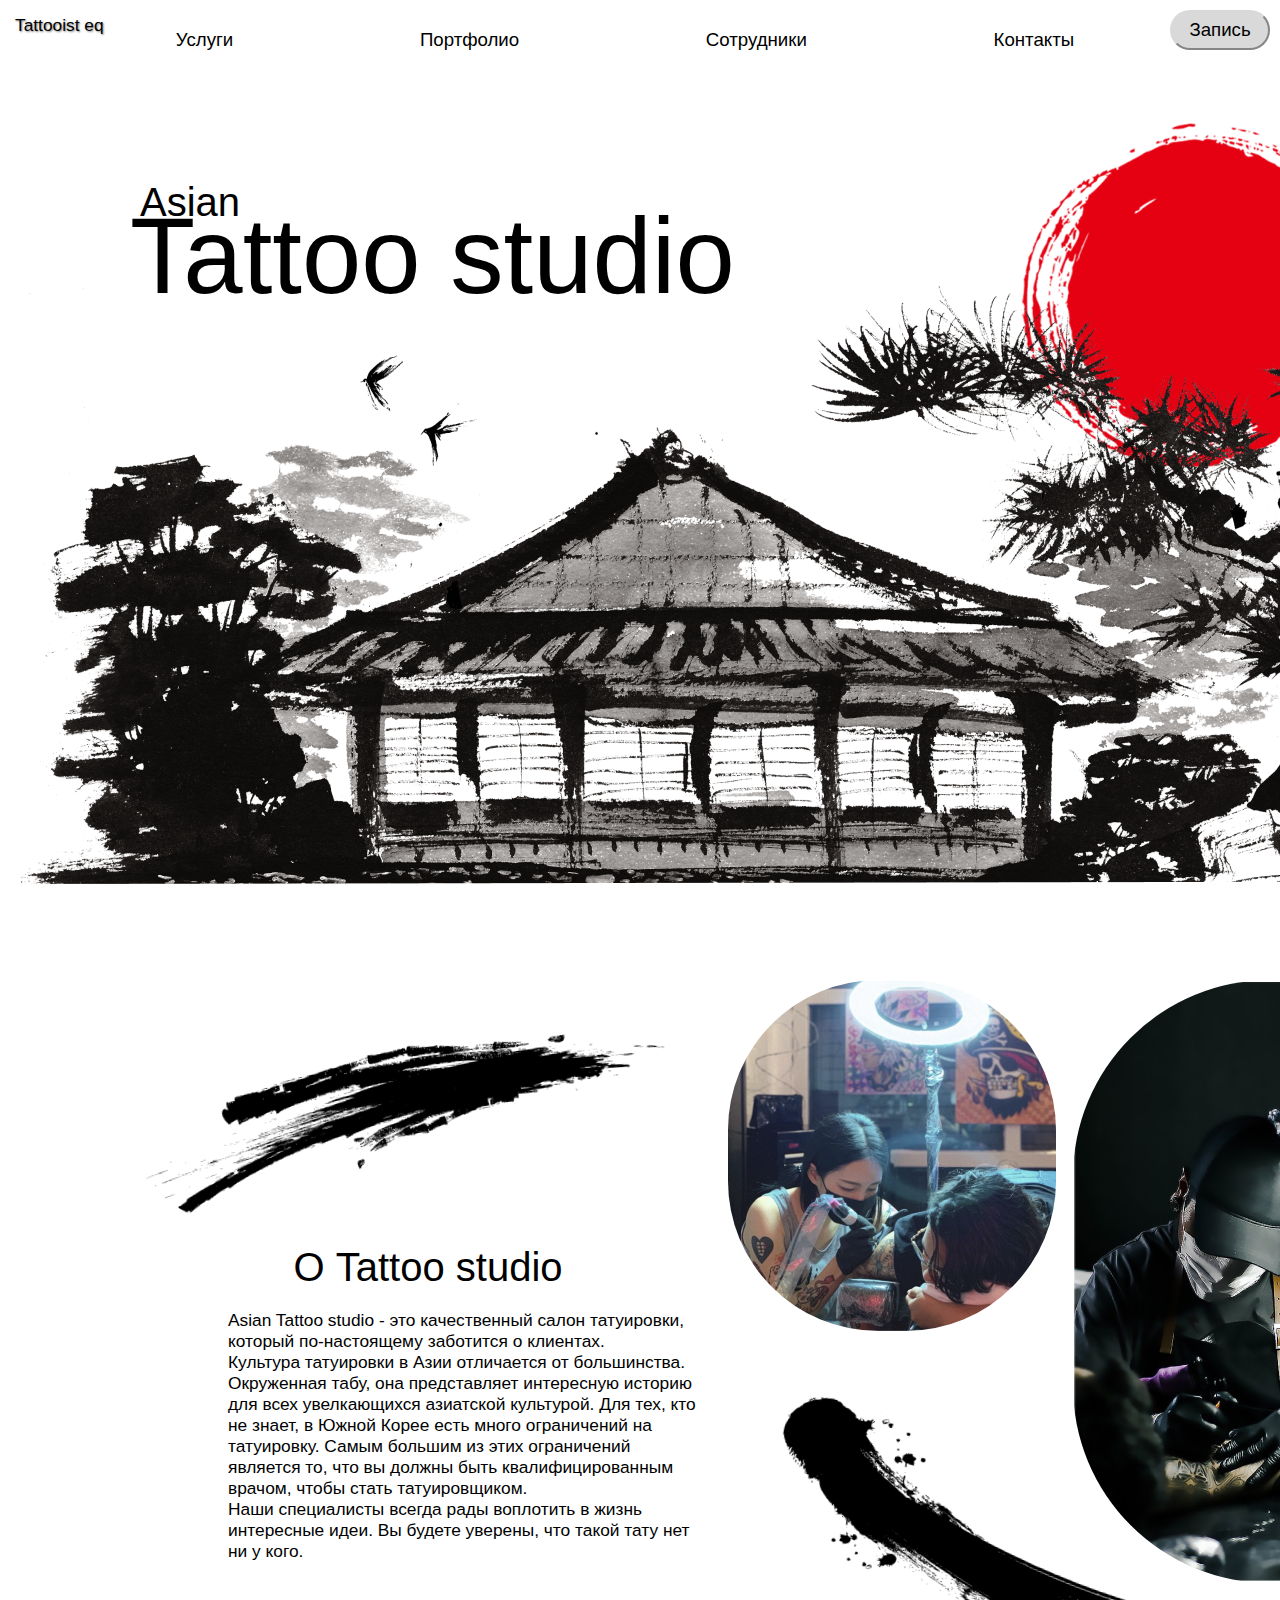
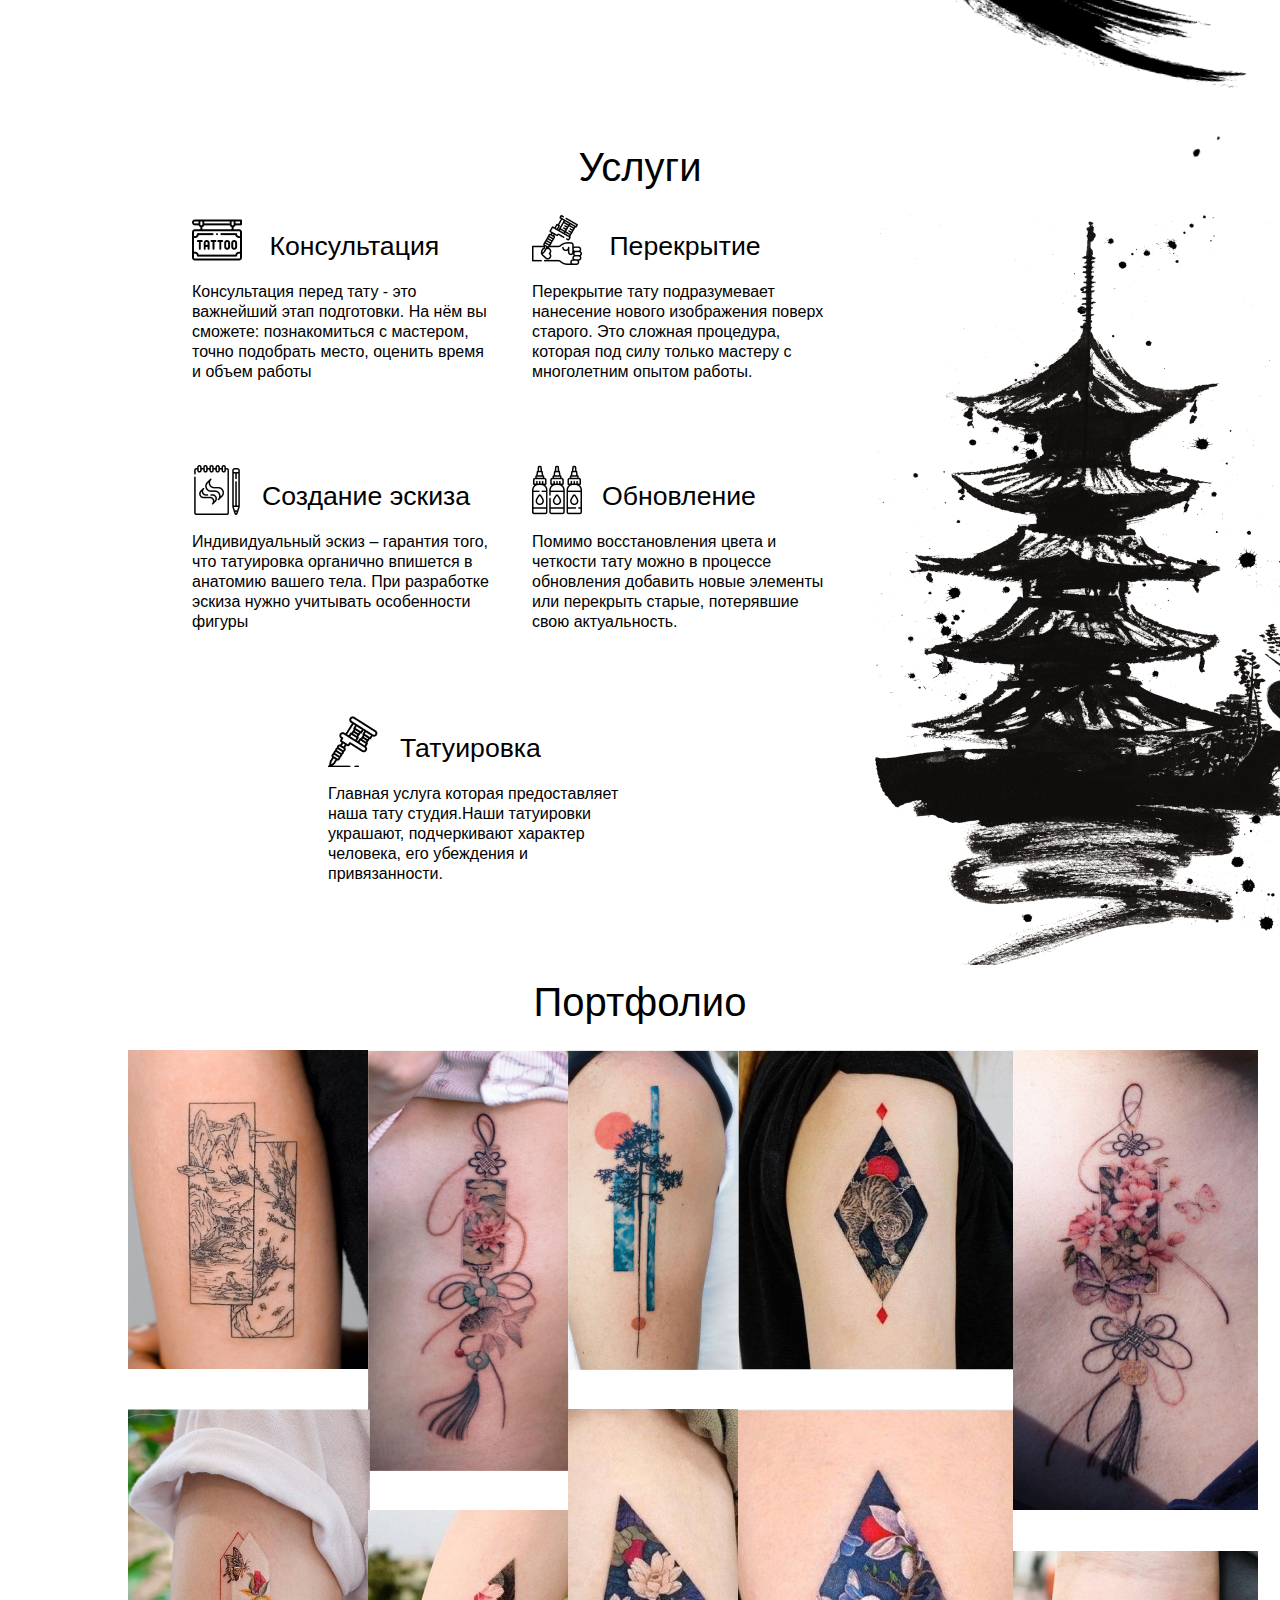
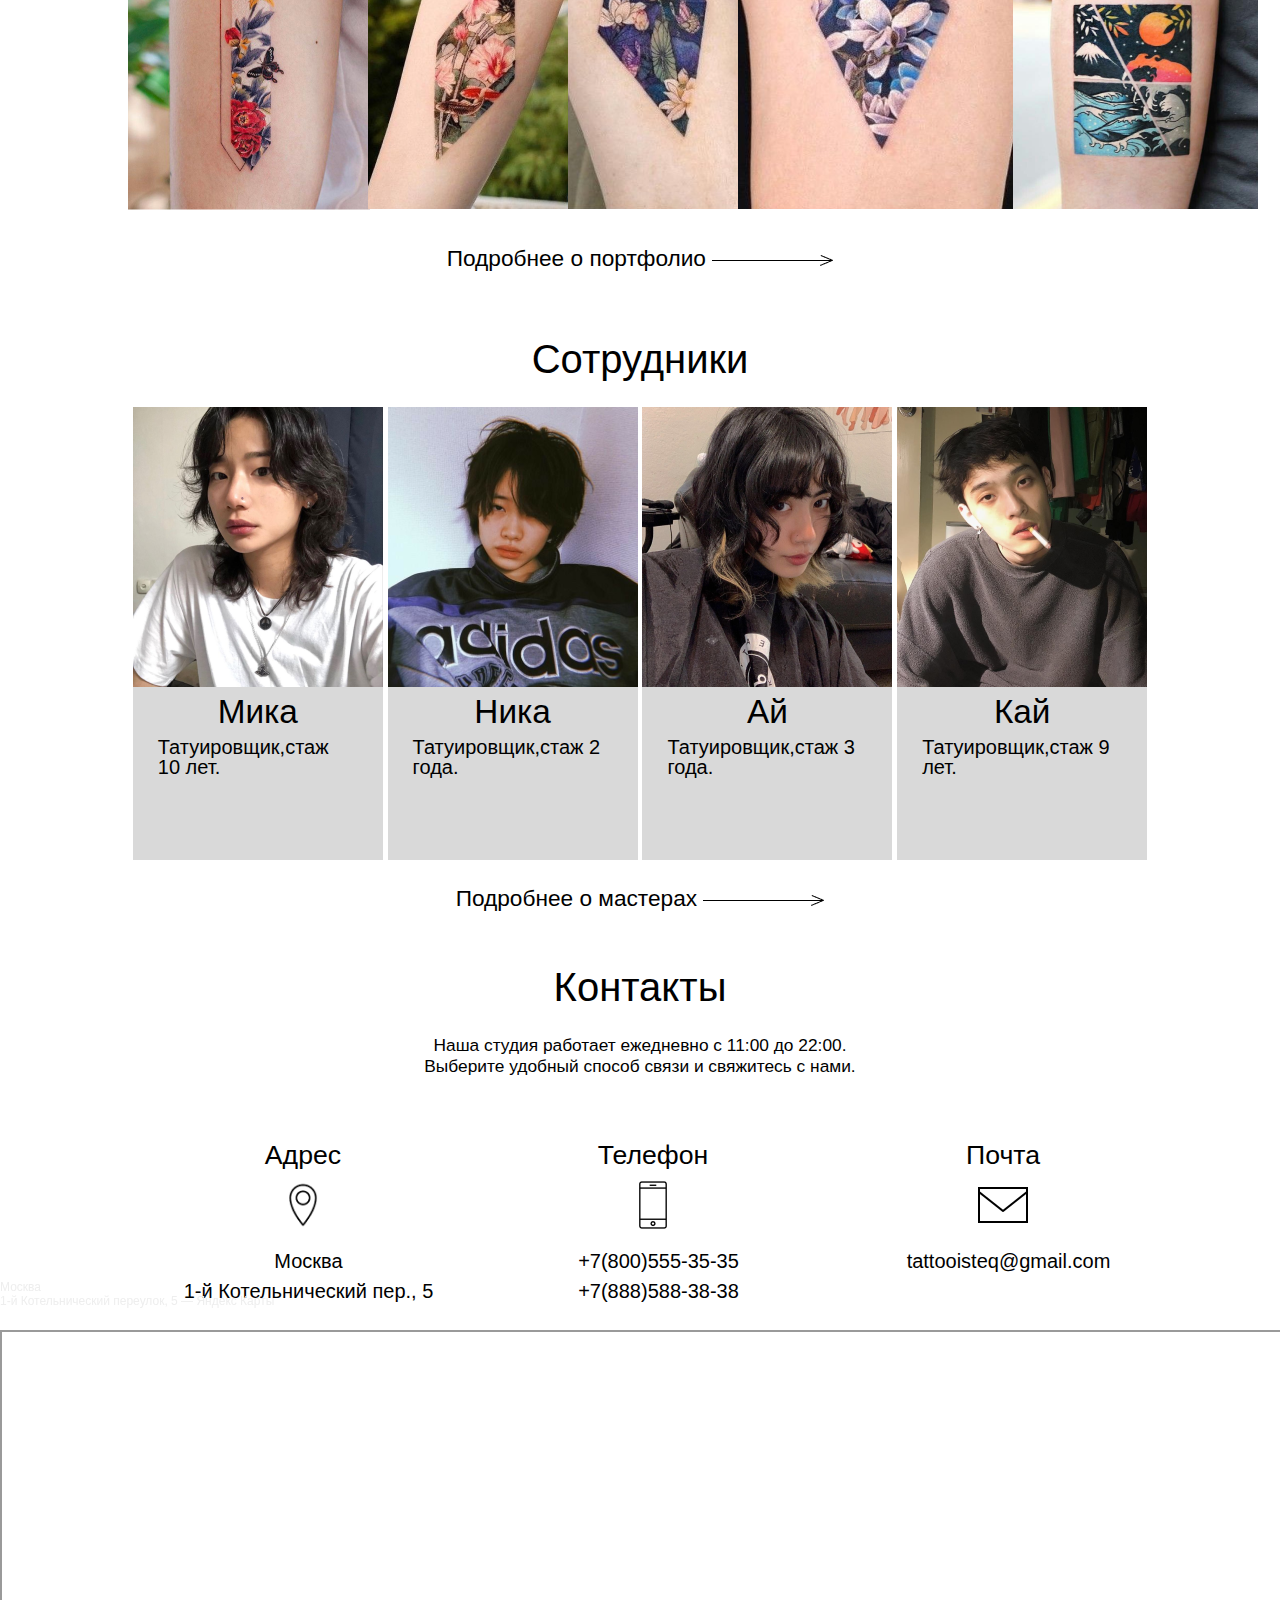
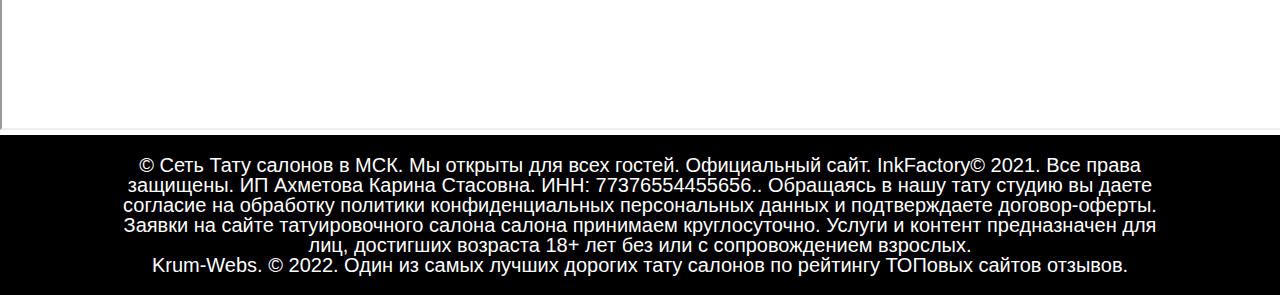
<file: index.html>
<!DOCTYPE html>
<html>
    <head>
        <meta charset="utf-8">
		
		 <meta name="viewport" content="width=device-width, initial-scale=1">
		 <link href="https://cdn.jsdelivr.net/npm/bootstrap@5.1.3/dist/css/bootstrap.min.css" rel="stylesheet" integrity="sha384-1BmE4kWBq78iYhFldvKuhfTAU6auU8tT94WrHftjDbrCEXSU1oBoqyl2QvZ6jIW3" crossorigin="anonymous">
		<script defer src="https://cdn.jsdelivr.net/npm/bootstrap@5.1.3/dist/js/bootstrap.bundle.min.js" integrity="sha384-ka7Sk0Gln4gmtz2MlQnikT1wXgYsOg+OMhuP+IlRH9sENBO0LRn5q+8nbTov4+1p" crossorigin="anonymous"></script>
		
		<link rel="stylesheet" href="index.css">
       <title>Tattooist eq</title>
	</head>  
	   
	<body>
	
	
	  <div class="wr">
	    <div class="header">
		 
		<a href="index.html" style=" position:absolute; float:left; padding-left:15px; text-shadow: 1px 1px 2px gray; margin-top:15px;">Tattooist eq</a>
		 <button  type="button" class="btn btn-light my_button" onclick="window.location.href='appointment.html'" style="color:#000000;">
		  Запись 
		</button> 
		
		
		 <div class="menu">
		<ul> 
		    <li><a href="services.html">Услуги </a> </li>
            <li><a href="Portfolio.html">Портфолио</a> </li>
            <li><a href="staff.html">Сотрудники</a> </li>
			<li><a href="Contact.html">Контакты</a> </li>
			
        </ul>
		 </div>
			</div>
			
         <div class="logo"  >
		<div id="lo">Asian</div>
		<div id="la">Tattoo studio</div>
		
         <div id="im1"><img src="pngegg1.png" alt=""></div>
		 <div id="im2"><img src="pngegg(2)1.png" alt=""></div>
		</div>
		
		
		
		<div class="otaty"  >
       
		<div style="transform: rotate(-5deg);"><img src="1608.m00.i125.n015.S.c123.png" alt="" ></div>
		<div style="z-index:1; border-radius:100px;"><img  src="1W2gPGaknjsq5MyMOuWIEFw1.png" alt="" style="border-radius:150px;"></div>
		<div style="z-index:2; border-radius:100px;"><img src="Безимени-11.png" alt="" style="border-radius:240px;"></div>
		 <div><h3 >О Tattoo studio</h3></div> 
			<div></div>
		  <div></div> 
		  <div class="rec" ><p>Asian Tattoo studio - это качественный салон татуировки,
		 который по-настоящему заботится о клиентах.</p>
<p>Культура татуировки в Азии отличается от большинства. 
Окруженная табу, она представляет интересную историю 
для всех увелкающихся азиатской культурой. Для тех,
 кто не знает, в Южной Корее есть много ограничений 
 на татуировку. Самым большим из этих ограничений
 является то, что вы должны быть квалифицированным 
 врачом, чтобы стать татуировщиком. </p>

<p>Наши специалисты всегда рады воплотить в жизнь интересные
 идеи. Вы будете уверены, что такой тату нет ни у кого.<p></div>
		<div style="transform: rotate(10deg);margin-top:50px; z-index:0;"><img src="1608.m00.i125.n015.S.c121.png" alt="" ></div>
		<div></div>
	    </div>
		
		
		
		<div class="services">
		<h3>Услуги</h3>
		
		<div class="wrapperser"  >
		  
		  <div  class="rectangleser">
		  <img src="free-icon-tattoo-40693831.png" alt="">  <span> Консультация </span> 
		  <div class="textser">Консультация перед тату - это важнейший этап подготовки. На нём вы сможете: познакомиться с мастером, точно подобрать место, оценить время и объем работы </div></div>
		  
		  <div  class="rectangleser text_centerser">
		  <img src="free-icon-tattoo-16859111.png" alt=""> <span>Перекрытие </span>
		  <div class="textser">Перекрытие тату подразумевает нанесение нового изображения поверх старого. Это сложная процедура, которая под силу только мастеру с многолетним опытом работы. </div></div>
		    
		  <div class="imhser"><img  src="pngegg(3)1.png" alt="" ></div>
		  
	      <div class="item4ser rectangleser text_centerser">
		  <img src="free-icon-sketchbook-16863411.png" alt=""  ><span>Создание эскиза </span> 
		  <div class="textser">Индивидуальный эскиз – гарантия того, что татуировка органично впишется в анатомию вашего тела. При разработке эскиза нужно учитывать особенности фигуры </div></div>
		  
		  <div class="rectangleser text_centerser">
		  <img src="free-icon-ink-16863151.png" alt="" ><span>Обновление</span>
		  <div class="textser">Помимо восстановления цвета и четкости тату можно в процессе обновления добавить новые элементы или перекрыть старые, потерявшие свою актуальность.</div></div>
		  
		  <div></div>
		  
		  <div class="item1ser rectangleser text_centerser">
		  <img src="free-icon-tattoo-45392931.png" alt=""  ><span>Татуировка</span>
		  <div class="textser">Главная услуга которая предоставляет наша тату студия.Наши татуировки украшают, подчеркивают характер человека, его убеждения и привязанности. </div></div>
		  
		  <div></div>
		  </div>
		
		
		</div>
		
		<div class="portfolio">
		 <h3>Портфолио</h3>
		<div class="otstportf" style="margin-bottom:50px;" >
		
		 <div class="wrapperportf"  >
		   <div class="item1" > <img src="030922-1517-94961.png" alt=""></div>
		   <div class="item2" ><img src="291221-1156-12151.png" alt="" ></div>
		   <div class="item1" > <img src="DiscoverNaturebykoraykaragozleronDeviantArt1.png" alt=""></div> 
		    <div class="item1" > <img src="ed6e45401e1845de34028bcc77501d362.png" alt="" ></div> 
		   <div class="item3"> <img src="291221-1156-18821.png" alt=""></div> 
		   <div></div>
		   <div></div>
		  <div></div>
		  <div class="item4"> <img src="fe6a539b8bafb6b8970dcb98d8ac421d1.png" alt=""></div>
		  <div class="item4"><img src="ed6e45401e1845de34028bcc77501d363.png" alt=""></div>
		  <div class="item4"><img src="ed6e45401e1845de34028bcc77501d364.png" alt="" ></div>
		   <div></div>
		   <div class="item5" ><img src="ed6e45401e1845de34028bcc77501d361.png" alt=""></div> 
		   <div class="item5" style="margin-top:41px"><img src="10557bbaa4ad0cbaf4c9db5ff32e4eb31.png" alt=""></div> 
			
		  </div>
		  <div class="ssl" style="margin-top:70px;"><a  href="staff.html" > Подробнее о портфолио </a> <img src="Group15.png" alt=""></div>
		  </div>
		
		</div>

		
		<div class="staff">
		
		   <h3> Сотрудники</h3>
	
		<div class="otststaff">
		
		<div class="fl">
            <div><img src ="1ee699f7a0a94792039bca9c31a2fd6e1.png"  alt="" class="imdstaff" > </div>
            <div><img src="6ab9c3917e9d37fb3b869e8e0f1574951.png" alt="" class="imdstaff" > </div>
            <div><img src="8df5950140e79bd985ac63245d7c8b8c1.png" alt="" class="imdstaff" > </div>
			<div><img src="POPFARM1.png" alt="" class="imdstaff" >	</div>
        </div>
		
		 <div class="fl">
		 <div class="rectanglestaff text_centerstaff">Мика <div class="textstaff">Татуировщик,стаж 10 лет. </div></div>
		 <div class="rectanglestaff text_centerstaff">Ника<div class="textstaff">Татуировщик,стаж 2 года. </div></div>
		 <div class="rectanglestaff text_centerstaff">Ай<div class="textstaff">Татуировщик,стаж 3 года. </div></div>
		 <div class="rectanglestaff text_centerstaff">Кай<div class="textstaff">Татуировщик,стаж 9 лет. </div></div>
		 </div>
		 
		<div class="ssl"><a  href="staff.html" > Подробнее о мастерах </a> <img src="Group15.png" alt="" ></div>
		</div>
	
		  </div>
		  
		 <div class="contact"> 
		  
		   <h3>Контакты</h3>
		  
		<div class="rectan" > Наша студия работает ежедневно с 11:00 до 22:00. Выберите удобный способ связи и свяжитесь с нами. </div> 
		  
		  <div class="otst">
		  
		 <div class="fl">
		 <div class="rectangle text_center">Адрес <div ><img src ="free-icon-map-point-58170841.png" alt="" class="imd" > <div class="text">Москва <div>1-й Котельнический пер., 5</div></div></div></div>
		 <div class="rectangle text_center">Телефон<div ><img src="free-icon-mobile-phone-32100961.png" alt="" class="imd" > <div class="text">+7(800)555-35-35<div>+7(888)588-38-38</div></div></div></div>
		 <div class="rectangle text_center">Почта<div ><img src="icons8-новый-пост-501.png" alt="" class="imd" ><div class="text">tattooisteq@gmail.com </div> </div></div>
	
		 </div>
		 </div> 	
		 
		 <div class="ymaps-layers-pane">
		 <a href="https://yandex.ru/maps/?um=constructor%3Aee81e746566e75ec4bfa02ea83e614ff29f465e18c82bd425d5d4a7d4664e020&source=constructorLink" class="map1" >Москва</a>
		 <a href="https://yandex.ru/maps/213/moscow/house/1_y_kotelnicheskiy_pereulok_5/Z04YcANmSkADQFtvfXt1cnpiZw==/?ll=37.646355%2C55.743614&utm_medium=mapframe&utm_source=maps&z=16.68" class="map2">
		 1-й Котельнический переулок, 5 — Яндекс Карты</a>
		<iframe src="https://yandex.ru/map-widget/v1/-/CCUnAYAadD" width="1920" height="400" frameborder="1" allowfullscreen="true" style="position:relative;"></iframe></div>
		

		</div> 
		
		
		</div>
		
		
		<div id="footer">
		<div id="tefoot">
			<p>&copy; Сеть Тату салонов в МСК. Мы открыты для всех гостей. Официальный сайт. InkFactory© 2021. Все права защищены. ИП Ахметова Карина Стасовна. ИНН: 77376554455656.. Обращаясь в нашу тату студию вы даете согласие на обработку политики конфиденциальных персональных данных и подтверждаете договор-оферты. Заявки на сайте татуировочного салона салона принимаем круглосуточно. Услуги и контент предназначен для лиц, достигших возраста 18+ лет без или с сопровождением взрослых. </p>

Krum-Webs. © 2022. Один из самых лучших дорогих тату салонов по рейтингу ТОПовых сайтов отзывов. 
        </div>
		</div>
		</body>
	</html>
</file>
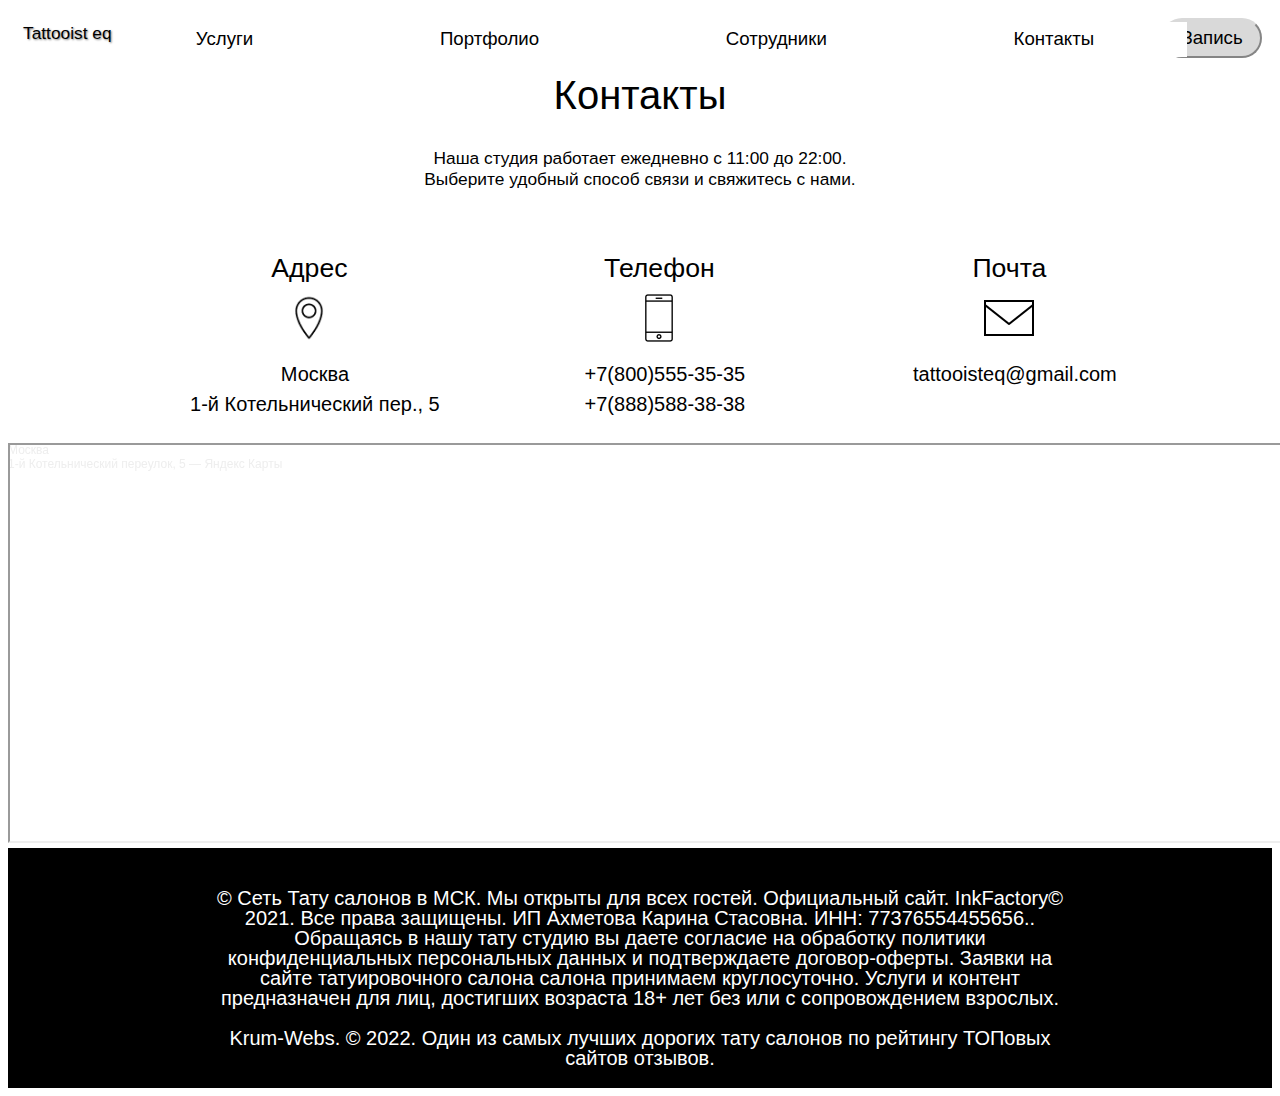
<file: Contact.html>
<!DOCTYPE html>
<html>
    <head>
        <meta charset="utf-8">
		 <meta name="viewport" content="width=device-width, initial-scale=1">
		 <link href="https://cdn.jsdelivr.net/npm/bootstrap@5.1.3/dist/css/bootstrap.min.css" rel="stylesheet" integrity="sha384-1BmE4kWBq78iYhFldvKuhfTAU6auU8tT94WrHftjDbrCEXSU1oBoqyl2QvZ6jIW3" crossorigin="anonymous">
		<script defer src="https://cdn.jsdelivr.net/npm/bootstrap@5.1.3/dist/js/bootstrap.bundle.min.js" integrity="sha384-ka7Sk0Gln4gmtz2MlQnikT1wXgYsOg+OMhuP+IlRH9sENBO0LRn5q+8nbTov4+1p" crossorigin="anonymous"></script>
	
		<link rel="stylesheet" href="contact.css">
       <title>Tattooist eq</title>
	</head>  
	   
	<body>
	
	
	  <div class="wr">
	     <div class="header">
		 
		<a href="index.html" style=" position:absolute; float:left; padding-left:15px; text-shadow: 1px 1px 2px gray; margin-top:15px;">Tattooist eq</a>
		 <button  type="button" class="btn btn-light my_button" onclick="window.location.href='appointment.html'" style="color:#000000;">
		  Запись 
		</button> 
		
		 <div class="menu">
		<ul> 
		    <li><a href="services.html">Услуги </a> </li>
            <li><a href="Portfolio.html">Портфолио</a> </li>
            <li><a href="staff.html">Сотрудники</a> </li>
			<li><a href="Contact.html">Контакты</a> </li>
			
        </ul>
		</div>
		</div>
        <h3>Контакты</h3>
		  
		<div class="rectan" > Наша студия работает ежедневно с 11:00 до 22:00. Выберите удобный способ связи и свяжитесь с нами. </div> 
		  
		  <div class="otst">
		  
		 <div class="fl">
		 <div class="rectangle text_center">Адрес <div ><img src ="free-icon-map-point-58170841.png" alt="" class="imd" > <div class="text">Москва <div>1-й Котельнический пер., 5</div></div></div></div>
		 <div class="rectangle text_center">Телефон<div ><img src="free-icon-mobile-phone-32100961.png" alt="" class="imd" > <div class="text">+7(800)555-35-35<div>+7(888)588-38-38</div></div></div></div>
		 <div class="rectangle text_center">Почта<div ><img src="icons8-новый-пост-501.png" alt="" class="imd" ><div class="text">tattooisteq@gmail.com </div> </div></div>
	
		 </div>
		 </div> 	
		 
		  <div class="ymaps-layers-pane">
		 <a href="https://yandex.ru/maps/?um=constructor%3Aee81e746566e75ec4bfa02ea83e614ff29f465e18c82bd425d5d4a7d4664e020&source=constructorLink" class="map1" >Москва</a>
		 <a href="https://yandex.ru/maps/213/moscow/house/1_y_kotelnicheskiy_pereulok_5/Z04YcANmSkADQFtvfXt1cnpiZw==/?ll=37.646355%2C55.743614&utm_medium=mapframe&utm_source=maps&z=16.68" class="map2">
		 1-й Котельнический переулок, 5 — Яндекс Карты</a>
		 <iframe src="https://yandex.ru/map-widget/v1/-/CCUnAYAadD" width="1920" height="400" frameborder="1" allowfullscreen="true" style="position:relative;"></iframe></div>
		 
		</div> 
		  
		  
		  <div id="footer">
		<div id="tefoot">
			<p>&copy; Сеть Тату салонов в МСК. Мы открыты для всех гостей. Официальный сайт. InkFactory© 2021. Все права защищены. ИП Ахметова Карина Стасовна. ИНН: 77376554455656.. Обращаясь в нашу тату студию вы даете согласие на обработку политики конфиденциальных персональных данных и подтверждаете договор-оферты. Заявки на сайте татуировочного салона салона принимаем круглосуточно. Услуги и контент предназначен для лиц, достигших возраста 18+ лет без или с сопровождением взрослых. </p>

Krum-Webs. © 2022. Один из самых лучших дорогих тату салонов по рейтингу ТОПовых сайтов отзывов. 
        </div>
		</div>
		</body>
	</html>
</file>
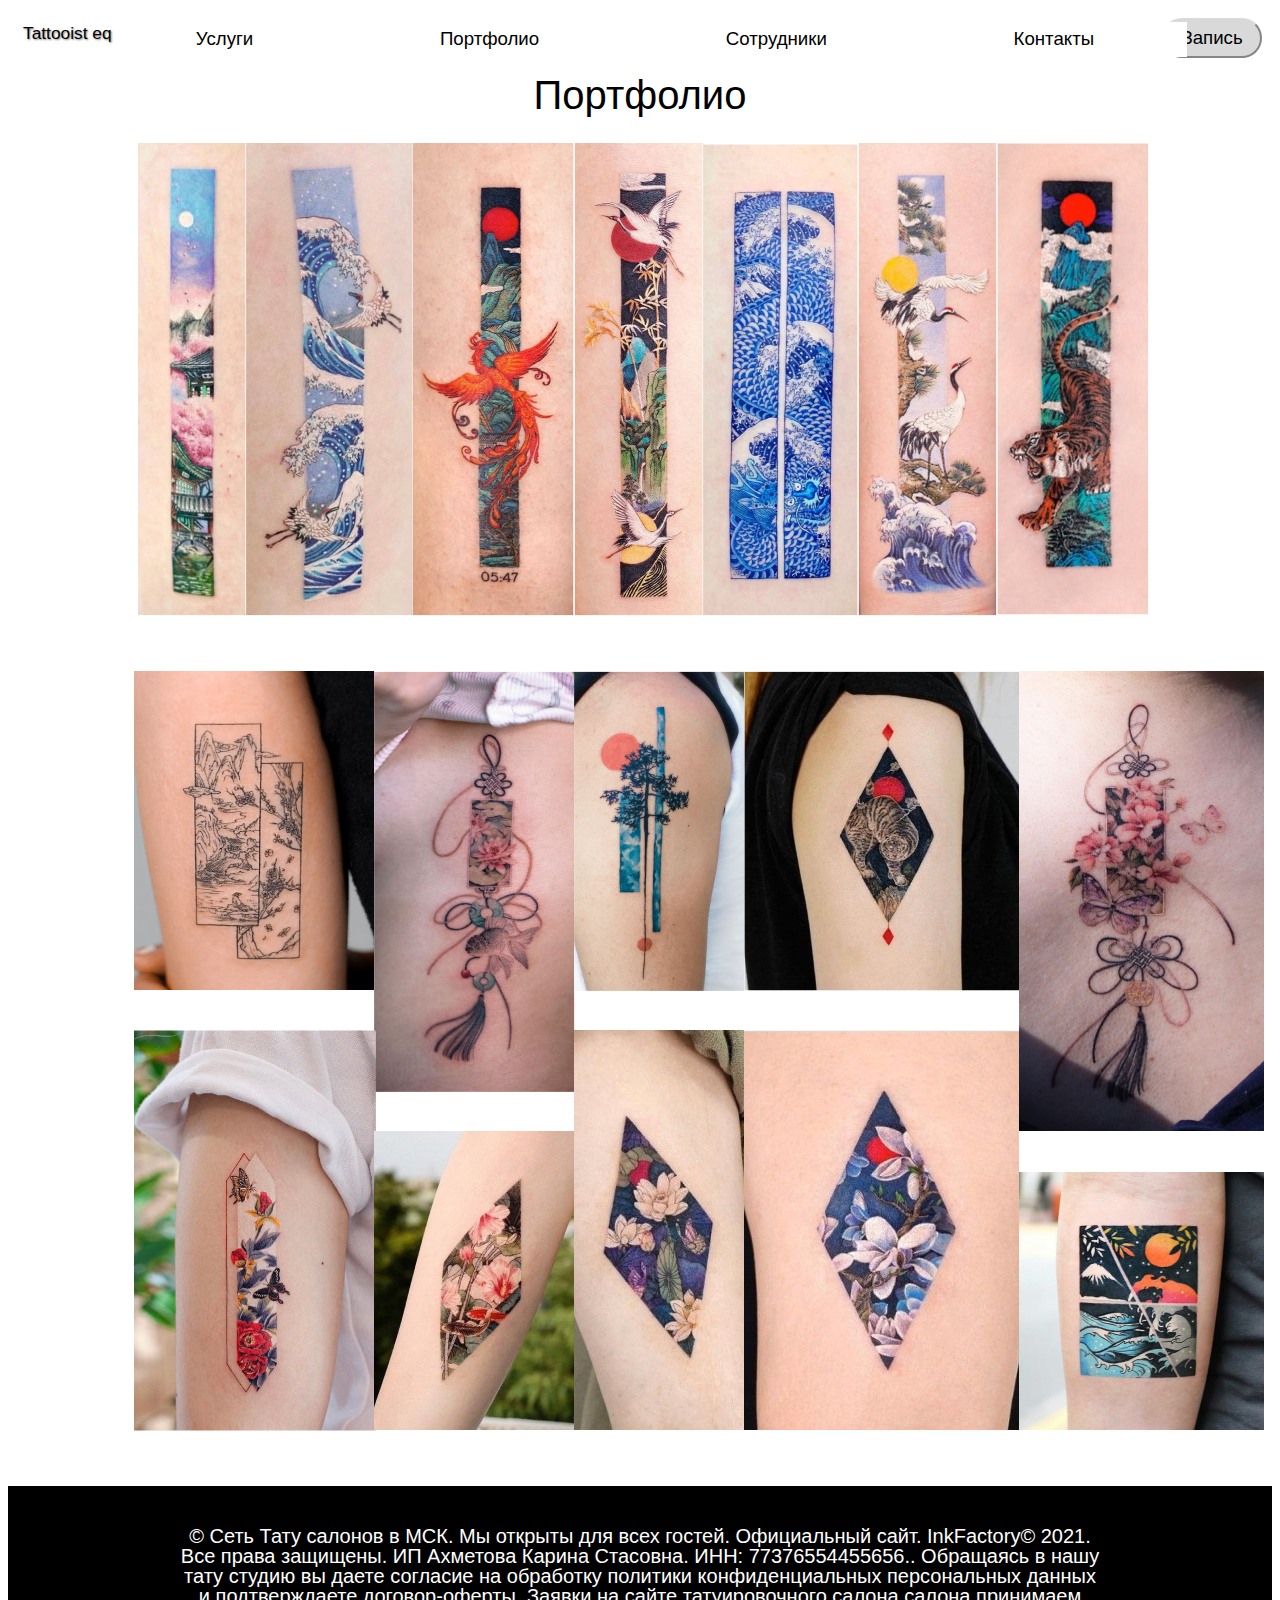
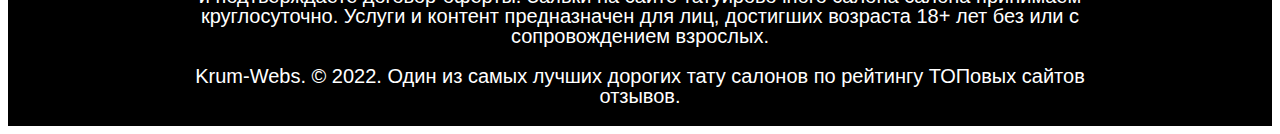
<file: Portfolio.html>
<!DOCTYPE html>
<html>
    <head>
        <meta charset="utf-8">
		 <meta name="viewport" content="width=device-width, initial-scale=1">
		 <link href="https://cdn.jsdelivr.net/npm/bootstrap@5.1.3/dist/css/bootstrap.min.css" rel="stylesheet" integrity="sha384-1BmE4kWBq78iYhFldvKuhfTAU6auU8tT94WrHftjDbrCEXSU1oBoqyl2QvZ6jIW3" crossorigin="anonymous">
		<script defer src="https://cdn.jsdelivr.net/npm/bootstrap@5.1.3/dist/js/bootstrap.bundle.min.js" integrity="sha384-ka7Sk0Gln4gmtz2MlQnikT1wXgYsOg+OMhuP+IlRH9sENBO0LRn5q+8nbTov4+1p" crossorigin="anonymous"></script>
	
		<link rel="stylesheet" href="Portfolio.css">
       <title>Tattooist eq</title>
	</head>  
	   
	<body>
	
	
	  <div class="wr">
	     <div class="header">
		 
		<a href="index.html" style=" position:absolute; float:left; padding-left:15px; text-shadow: 1px 1px 2px gray; margin-top:15px;">Tattooist eq</a>
		  <button  type="button" class="btn btn-light my_button" onclick="window.location.href='appointment.html'" style="color:#000000;">
		  Запись 
		</button> 
		
		 <div class="menu">
		<ul> 
		    <li><a href="services.html">Услуги </a> </li>
            <li><a href="Portfolio.html">Портфолио</a> </li>
            <li><a href="staff.html">Сотрудники</a> </li>
			<li><a href="Contact.html">Контакты</a> </li>
			
        </ul>
		</div>
		
        <h3>Портфолио</h3>
		  </div>
		  
		 <div class="otst">
		
		<div class="fl">
            <div><img src ="300322-1625-3008.png" alt="" class="imd" > </div>
            <div><img src="300322-1623-8373.png" alt="" class="imd" > </div>
            <div><img src="Theartofframingworldsonskin.png"  alt="" class="imd" > </div>
			<div><img src="tumblr_592d0cc39a778f2c6f43985be60a2924_f5164261_1280.png" alt="" class="imd" >	</div>
			<div><img src="300322-1623-6.png"  alt="" class="imd" >	</div>
			<div><img src="3d54a9c8e0500faaae734f32a8088906.png" alt="" class="imd" >	</div>
			<div><img src="030922-1517-4083.png"  alt="" class="imd" >	</div>
        </div>
		</div>
		
		<div class="otst" style="margin-bottom:90px;" >
		
		 <div class="wrapper"  >
		   <div class="item1" > <img src="030922-1517-94961.png" alt=""></div>
		   <div class="item2" ><img src="291221-1156-12151.png" alt="" ></div>
		   <div class="item1" > <img src="DiscoverNaturebykoraykaragozleronDeviantArt1.png" alt=""></div> 
		    <div class="item1" > <img src="ed6e45401e1845de34028bcc77501d362.png" alt=""></div> 
		   <div class="item3"> <img src="291221-1156-18821.png" alt=""></div> 
		   <div></div>
		   <div></div>
		  <div></div>
		  <div class="item4"> <img src="fe6a539b8bafb6b8970dcb98d8ac421d1.png" alt=""></div>
		  <div class="item4"><img src="ed6e45401e1845de34028bcc77501d363.png" alt=""></div>
		  <div class="item4"><img src="ed6e45401e1845de34028bcc77501d364.png" alt=""></div>
		   <div></div>
		   <div class="item5" ><img src="ed6e45401e1845de34028bcc77501d361.png" alt=""></div> 
		   <div class="item5" style="margin-top:41px"><img src="10557bbaa4ad0cbaf4c9db5ff32e4eb31.png" alt=""></div> 
			
		  </div>
		  </div>
		
		  </div>
		  
		  <div id="footer">
		<div id="tefoot">
			<p>&copy; Сеть Тату салонов в МСК. Мы открыты для всех гостей. Официальный сайт. InkFactory© 2021. Все права защищены. ИП Ахметова Карина Стасовна. ИНН: 77376554455656.. Обращаясь в нашу тату студию вы даете согласие на обработку политики конфиденциальных персональных данных и подтверждаете договор-оферты. Заявки на сайте татуировочного салона салона принимаем круглосуточно. Услуги и контент предназначен для лиц, достигших возраста 18+ лет без или с сопровождением взрослых. </p>

Krum-Webs. © 2022. Один из самых лучших дорогих тату салонов по рейтингу ТОПовых сайтов отзывов. 
        </div>
		</div>
		</body>
	</html>
</file>
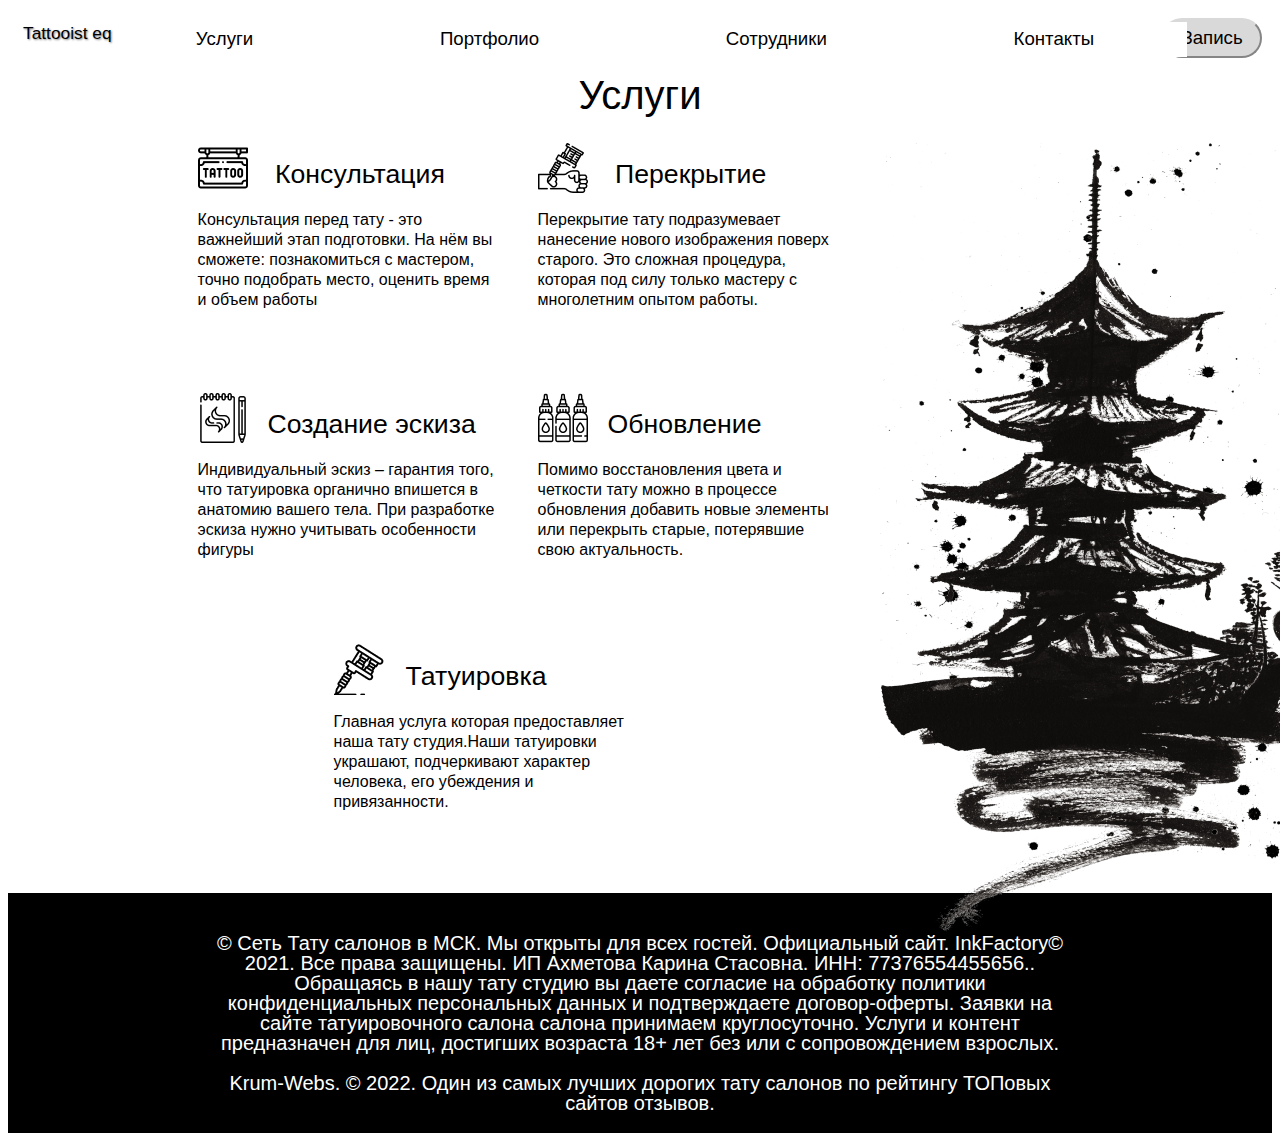
<file: services.html>
<!DOCTYPE html>
<html>
    <head>
        <meta charset="utf-8">
		 <meta name="viewport" content="width=device-width, initial-scale=1">
		 <link href="https://cdn.jsdelivr.net/npm/bootstrap@5.1.3/dist/css/bootstrap.min.css" rel="stylesheet" integrity="sha384-1BmE4kWBq78iYhFldvKuhfTAU6auU8tT94WrHftjDbrCEXSU1oBoqyl2QvZ6jIW3" crossorigin="anonymous">
		<script defer src="https://cdn.jsdelivr.net/npm/bootstrap@5.1.3/dist/js/bootstrap.bundle.min.js" integrity="sha384-ka7Sk0Gln4gmtz2MlQnikT1wXgYsOg+OMhuP+IlRH9sENBO0LRn5q+8nbTov4+1p" crossorigin="anonymous"></script>
	

		<link rel="stylesheet" href="services.css">
       <title>Tattooist eq</title>
	</head>  
	   
	<body>

	
	  <div class="wr">
	      <div class="header">
		 
		<a href="index.html" style=" position:absolute; float:left; padding-left:15px; text-shadow: 1px 1px 2px gray; margin-top:15px;">Tattooist eq</a>
		 <button  type="button" class="btn btn-light my_button" onclick="window.location.href='appointment.html'" style="color:#000000;">
		  Запись 
		</button> 
		
		 <div class="menu">
		<ul> 
		    <li><a href="services.html">Услуги </a> </li>
            <li><a href="Portfolio.html">Портфолио</a> </li>
            <li><a href="staff.html">Сотрудники</a> </li>
			<li><a href="Contact.html">Контакты</a> </li>
			
        </ul>
		</div>
		
        <h3>Услуги</h3>
          </div>
		  
		  <div class="wrapper"  >
		  
		  <div  class="rectangle">
		  <img src="free-icon-tattoo-40693831.png" alt="" >  <span> Консультация </span> 
		  <div class="text">Консультация перед тату - это важнейший этап подготовки. На нём вы сможете: познакомиться с мастером, точно подобрать место, оценить время и объем работы </div></div>
		  
		  <div  class="rectangle text_center">
		  <img src="free-icon-tattoo-16859111.png" alt="" > <span>Перекрытие </span>
		  <div class="text">Перекрытие тату подразумевает нанесение нового изображения поверх старого. Это сложная процедура, которая под силу только мастеру с многолетним опытом работы. </div></div>
		    
		  <div class="imh"><img  src="pngegg(3)1.png" alt="" ></div>
		  
	      <div class="item4 rectangle text_center">
		  <img src="free-icon-sketchbook-16863411.png" alt="" ><span>Создание эскиза </span> 
		  <div class="text">Индивидуальный эскиз – гарантия того, что татуировка органично впишется в анатомию вашего тела. При разработке эскиза нужно учитывать особенности фигуры </div></div>
		  
		  <div class="rectangle text_center">
		  <img src="free-icon-ink-16863151.png" alt="" ><span>Обновление</span>
		  <div class="text">Помимо восстановления цвета и четкости тату можно в процессе обновления добавить новые элементы или перекрыть старые, потерявшие свою актуальность.</div></div>
		  
		  <div></div>
		  
		  <div class="item1 rectangle text_center">
		  <img src="free-icon-tattoo-45392931.png" alt="" ><span>Татуировка</span>
		  <div class="text">Главная услуга которая предоставляет наша тату студия.Наши татуировки украшают, подчеркивают характер человека, его убеждения и привязанности. </div></div>
		  
		  <div></div>
		  </div>
		  </div>
		  
		 
		 
		  
		  
		  
		  <div id="footer">
		<div id="tefoot">
			<p>&copy; Сеть Тату салонов в МСК. Мы открыты для всех гостей. Официальный сайт. InkFactory© 2021. Все права защищены. ИП Ахметова Карина Стасовна. ИНН: 77376554455656.. Обращаясь в нашу тату студию вы даете согласие на обработку политики конфиденциальных персональных данных и подтверждаете договор-оферты. Заявки на сайте татуировочного салона салона принимаем круглосуточно. Услуги и контент предназначен для лиц, достигших возраста 18+ лет без или с сопровождением взрослых. </p>

Krum-Webs. © 2022. Один из самых лучших дорогих тату салонов по рейтингу ТОПовых сайтов отзывов. 
        </div>
		</div>
		</body>
	</html>
</file>
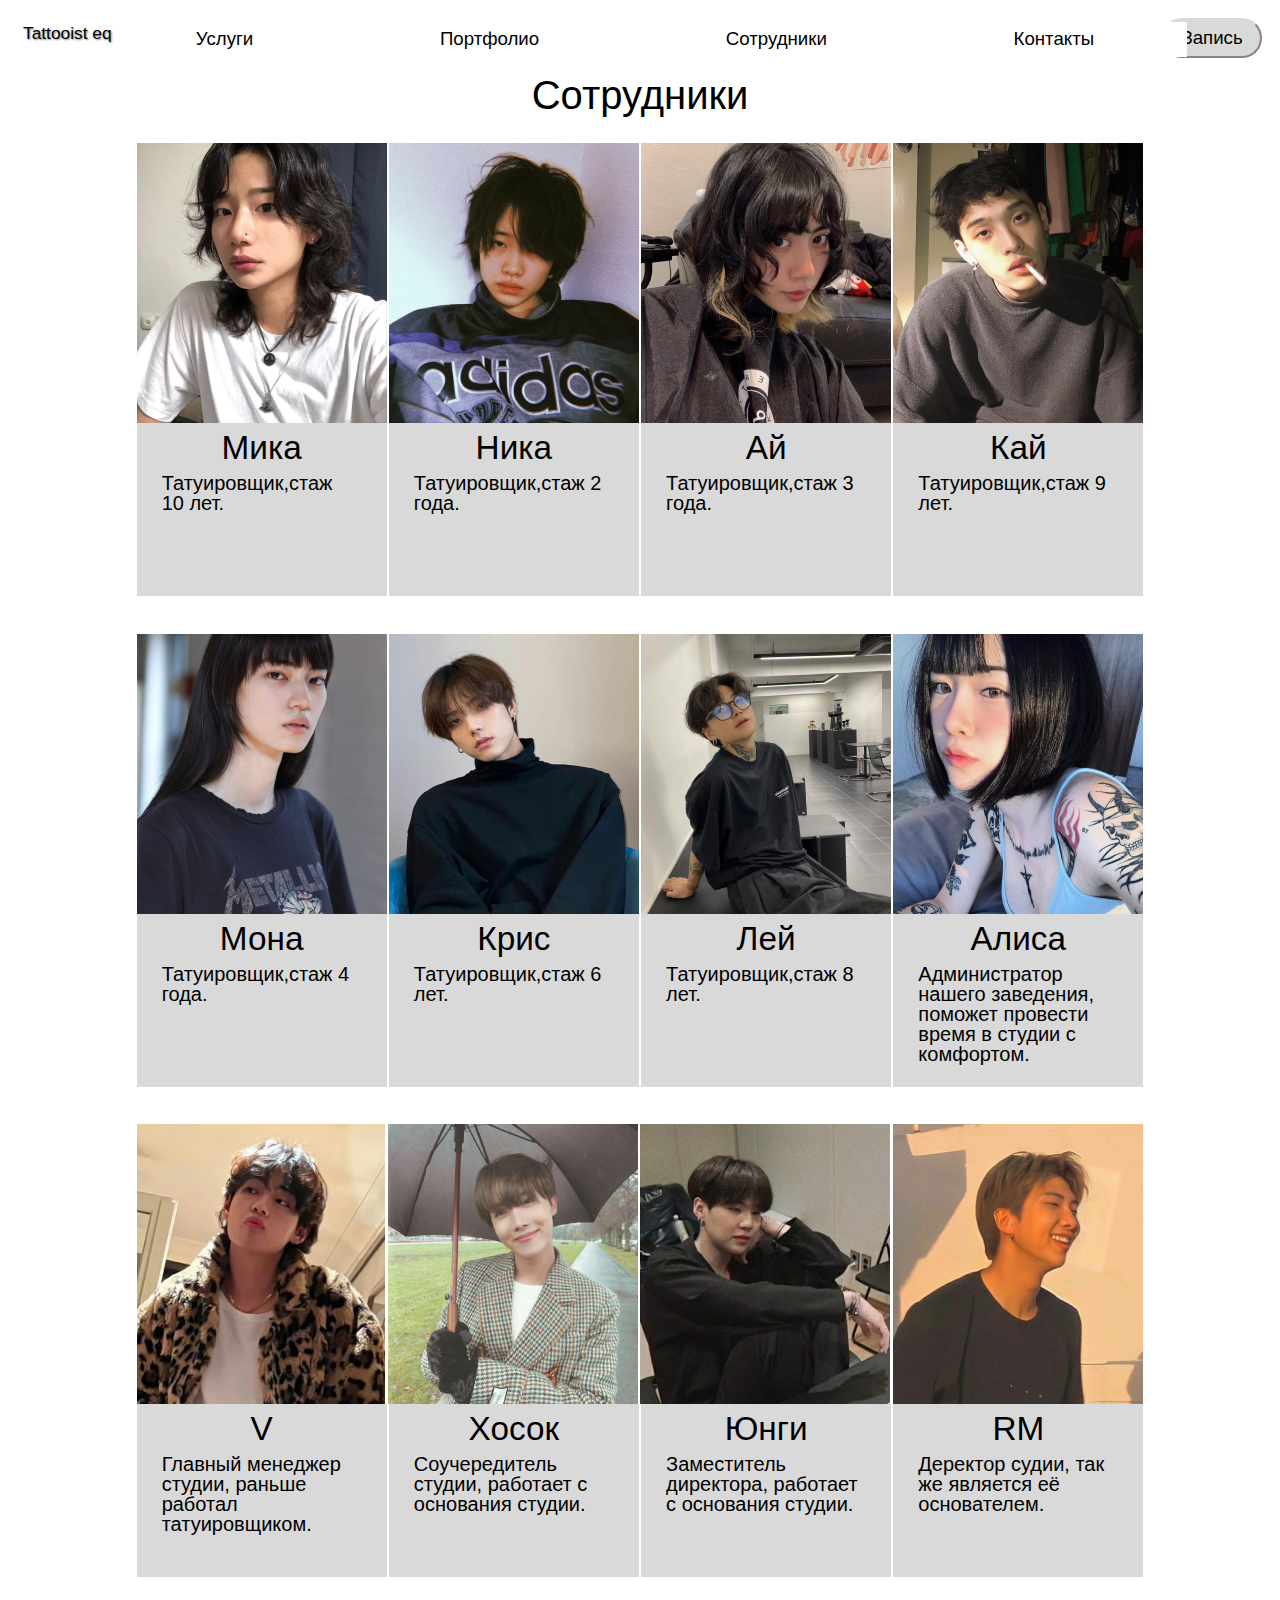
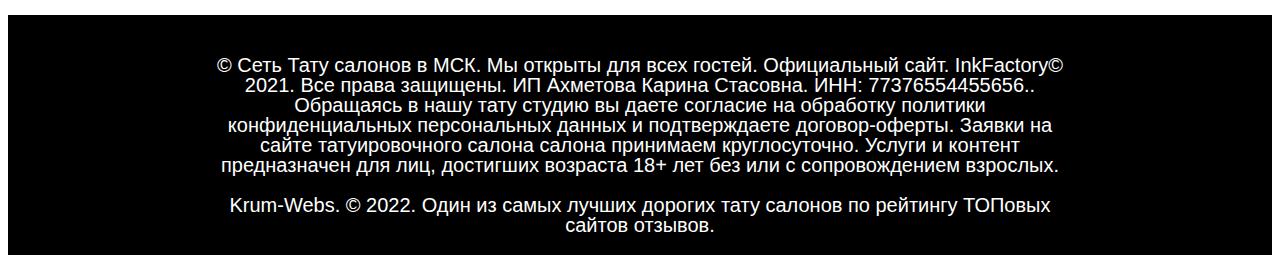
<file: staff.html>
<!DOCTYPE html>
<html>
    <head>
        <meta charset="utf-8">
		 <meta name="viewport" content="width=device-width, initial-scale=1">
		 <link href="https://cdn.jsdelivr.net/npm/bootstrap@5.1.3/dist/css/bootstrap.min.css" rel="stylesheet" integrity="sha384-1BmE4kWBq78iYhFldvKuhfTAU6auU8tT94WrHftjDbrCEXSU1oBoqyl2QvZ6jIW3" crossorigin="anonymous">
		<script defer src="https://cdn.jsdelivr.net/npm/bootstrap@5.1.3/dist/js/bootstrap.bundle.min.js" integrity="sha384-ka7Sk0Gln4gmtz2MlQnikT1wXgYsOg+OMhuP+IlRH9sENBO0LRn5q+8nbTov4+1p" crossorigin="anonymous"></script>
	

		<link rel="stylesheet" href="flexstaff.css">
       <title>Tattooist eq</title>
	</head>  
	   
	<body>
	
	
	  <div class="wr">
	     <div class="header">
		 
		<a href="index.html" style=" position:absolute; float:left; padding-left:15px; text-shadow: 1px 1px 2px gray; margin-top:15px;">Tattooist eq</a>
		 <button  type="button" class="btn btn-light my_button" onclick="window.location.href='appointment.html'" style="color:#000000;">
		  Запись 
		</button> 
		
		 <div class="menu">
		<ul> 
		    <li><a href="services.html">Услуги </a> </li>
            <li><a href="Portfolio.html">Портфолио</a> </li>
            <li><a href="staff.html">Сотрудники</a> </li>
			<li><a href="Contact.html">Контакты</a> </li>
			
        </ul>
		</div>
		

        <h3> Сотрудники</h3>
          </div>
		 
	
		<div class="otst">
		
		<div class="fl">
            <div><img src ="1ee699f7a0a94792039bca9c31a2fd6e1.png" alt="" class="imd" > </div>
            <div><img src="6ab9c3917e9d37fb3b869e8e0f1574951.png" alt="" class="imd" > </div>
            <div><img src="8df5950140e79bd985ac63245d7c8b8c1.png" alt="" class="imd" > </div>
			<div><img src="POPFARM1.png" alt="" class="imd" >	</div>
        </div>
		
		 <div class="fl">
		 <div class="rectangle text_center">Мика <div class="text">Татуировщик,стаж 10 лет. </div></div>
		 <div class="rectangle text_center">Ника<div class="text">Татуировщик,стаж 2 года. </div></div>
		 <div class="rectangle text_center">Ай<div class="text">Татуировщик,стаж 3 года. </div></div>
		 <div class="rectangle text_center">Кай<div class="text">Татуировщик,стаж 9 лет. </div></div>
		 </div>
		
		</div>
		
		
			<div class="otst">
		<div class="fl">
            <div><img src ="Representedmodels_-MikiEharaJapaneseRepresentedbydna1.png" alt="" class="imd" > </div>
            <div><img src="save=followme1.png" alt="" class="imd" > </div>
            <div><img src="Boys1.png" alt="" class="imd"> </div>
			<div><img src="80ab6b039c7c1882fd84425a319825a41.png" alt="" class="imd" >			</div>
        </div>
		
		 <div class="fl">
		 <div class="rectangle text_center">Мона<div class="text">Татуировщик,стаж 4 года. </div></div>
		 <div class="rectangle text_center">Крис<div class="text">Татуировщик,стаж 6 лет. </div></div>
		 <div class="rectangle text_center">Лей<div class="text">Татуировщик,стаж 8 лет. </div></div>
		 <div class="rectangle text_center">Алиса<div class="text">Администратор нашего заведения, поможет провести время в студии с комфортом. </div></div>
		 </div>
		</div>
		
			<div class="otst">
		<div class="fl">
            <div><img src ="Vfor1.png" alt="" class="imd" > </div>
            <div><img src="4b9de7e6ba115515d6b69882901153731.png" alt="" class="imd"> </div>
            <div><img src="ee5ab632a64f92241ff9af10f7352ec61.png" alt="" class="imd"> </div>
			<div><img src="b0e9792940d74d84551f6d16140dc2c21.png" alt="" class="imd" >			</div>
        </div>
		
		 <div class="fl">
		 <div class="rectangle text_center">V<div class="text">Главный менеджер студии, раньше работал татуировщиком. </div></div>
		 <div class="rectangle text_center">Хосок<div class="text">Соучередитель студии, работает с основания студии. </div></div>
		 <div class="rectangle text_center">Юнги<div class="text">Заместитель директора, работает с основания студии. </div></div>
		 <div class="rectangle text_center">RM<div class="text">Деректор судии, так же является её основателем. </div></div>
		 </div>
		</div>
		  </div>
	
		
		
		<div id="footer">
		<div id="tefoot">
			<p>&copy; Сеть Тату салонов в МСК. Мы открыты для всех гостей. Официальный сайт. InkFactory© 2021. Все права защищены. ИП Ахметова Карина Стасовна. ИНН: 77376554455656.. Обращаясь в нашу тату студию вы даете согласие на обработку политики конфиденциальных персональных данных и подтверждаете договор-оферты. Заявки на сайте татуировочного салона салона принимаем круглосуточно. Услуги и контент предназначен для лиц, достигших возраста 18+ лет без или с сопровождением взрослых. </p>

Krum-Webs. © 2022. Один из самых лучших дорогих тату салонов по рейтингу ТОПовых сайтов отзывов. 
        </div>
		</div>
		</body>
	</html>
</file>
<file: index.css>
*{
margin: 0;
padding: 0;	
box-sizing: border-box; 
font-family: arial;}

body {
  font-style: normal;
  font-size: 13pt;
  background-color: #FFFFFF; 
  color: #000000;
}


.header {
  font-style: normal;
  font-size: 13pt;
  background-color: #FFFFFF; 
  color: #000000;
}

.contact {
  font-style: normal;
  font-size: 13pt;
  background-color: #FFFFFF; 
  color: #000000;
}
.staff {
  font-style: normal;
  font-size: 13pt;
  background-color: #FFFFFF; 
  color: #000000;
}
.portfolio {
  font-style: normal;
  font-size: 13pt;
  background-color: #FFFFFF; 
  color: #000000;
}

.services {
  font-style: normal;
  font-size: 13pt;
  background-color: #FFFFFF; 
  color: #000000;
}
.logo{
 width: 1520px;
 height: 850px;
 font-style: normal;
  font-size: 13pt;
  background-color: #FFFFFF; 
  color: #000000;
  margin: 0 auto;
  overflow: hidden;
}

.ssl {
text-align:center;
 margin-top:25px;
  font-size: 17pt;
}


   
   #footer {
    left: 0px;
	bottom: 0px; 
    padding: 20px; 
    background: #000000; 
    width: 100%; 
   }
   
#tefoot{ 
    color: #ffffff; 
	text-align: center;
	padding-left:5em;
	padding-right:5em;
	line-height: 20px;
	font-size:15pt;
	}
	
.wr {
	display: flex;
 flex-direction: column;
 max-width: 1920px;

}
.menu, ul {
 display: flex;
 flex-direction: row;
 justify-content: space-around;
 align-items: center;
 height: 2em;
 background-color: #ffffff; 
margin-top:15px;
} 
a { 
    text-decoration: none; 
	color:#000000;
   } 
a:hover {
    color: #E50112;  
   }
.my_button {
    width: 100px;
    height: 40px;
	float:right;
	margin:10px 10px 0px -80px;
	font-size:14pt;
	background:#D9D9D9;
	border-radius: 20px;
	text-align:center;
	border-color:#D9D9D9;
}
.my_button:hover {
   width: 100px;
    height: 40px;
	background:#E50112;
	float:right;
	margin:10px 10px 0px -80px;
	font-size:14pt;
	border-radius: 20px;
	text-align:center;
	background-color:#E50112;
	border-color:#E50112;
}
li {
	font-size: 14pt;
	padding: 5em;
	list-style:none;
	text-transform:none ; 
    color: #000000;
}

 #lo {
  position: relative;
  left: 140px;
 top: 130px;
 font-size:30pt;
}
 #la {
  position: relative;
  left: 130px;
 top: 100px;
 font-size:80pt;
}
#im1 {
  position: relative;
  left:980px;
 top: -140px;
 font-size:80pt;
 
}#im2 {
  position: relative;
  left:20px;
 top: -394px;
 font-size:80pt;
}

h1,h2,h3 {
  text-align: center;
  font-size:30pt;
  font-weight: lighter;
   margin-bottom:25px;
  margin-top:15px;
}

.fl{
 display: flex;
  align-items: center;
 justify-content: space-evenly;
   padding-left:10%;
	padding-right:10%;
}


.otst{
 margin-bottom:100px;
}


.imd{
  position:center;
  width: 50px;
}
.otaty {
    display: grid;
	grid-template-columns: 600px 345px 400px;
	grid-auto-rows: 250px 80px 500px;
	justify-content: space-around;
    padding-left:10%;
    padding-right:10%;
	position: relative; 
	top:80px;
}
.rec{
	width: 470px;
	transform: translate(100px, 0px);
}

.rectan{
	margin: 0 auto;
	margin-top:5px;
	margin-bottom:50px;
	width: 450px;
	height: 50px;
	text-align: center;
	position:center;
}

.rectangle{
	margin-top:-5px;
	width: 350px;
	height: 50px;
}

.text_center{
	color: #000000;
	text-align: center;
	line-height: 50px;
	font-size:20pt;
}

.text{
	color: #000000;
	text-align:center;
	width: 361px;
	line-height: 30px;
	font-size:15pt;
}
.ymaps-layers-pane {
	position:relative;
	overflow:hidden;
	padding-top:50px;
	filter: grayscale(1);
	-ms-filter: grayscale(1);
	-webkit-filter: grayscale(1)saturate(150%);
	-moz-filter: grayscale(1);
	-o-filter: grayscale(1);
	
}
.ymaps-layers-pane:hover {
	position:relative;
	overflow:hidden;
	padding-top:50px;
	filter: grayscale(1);
	-ms-filter: grayscale(1);
	-webkit-filter:  saturate(150%) hue-rotate(145deg)contrast(90%);
	-moz-filter: grayscale(1);
	-o-filter: grayscale(1);
	width: 100%; 
}
.map1{
  color:#eee;
  font-size:12px;
  position:absolute;
  top:0px;
}
.map2{
 color:#eee;
 font-size:12px;
 position:absolute;
 top:14px;
}
.map3{
position:relative;
width:1920; 
height:400; 
frameborder:1;
}


.imdstaff{
  size: 50px;
}

.rectanglestaff{
	margin-top:-5px;
	width: 250px;
	height: 173px;
	background: #d9d9d9;
}

.text_centerstaff{
	color: #000000;
	text-align: center;
	line-height: 50px;
	font-size:25pt;
}
.textstaff{
	color: #000000;
	text-align: left;
	padding-left:10%;
	width: 220px;
	line-height: 20px;
	font-size:15pt;
}
.otststaff{
 margin-bottom:3%;
}


.wrapperportf {
    display: grid;
	grid-template-columns: 240px 200px 170px 275px 245px;
	grid-auto-rows: 319px 40px 61px 40px 20px 55px 190px;
	justify-content: space-around;
    padding-left:10%;
    padding-right:10%;
}

.item1 {
    grid-row-start: 1;
    grid-row-end: 2;
}
.item2 {
    grid-row-start: 1;
    grid-row-end: 4;
}
.item3 {
    grid-row-start: 1;
    grid-row-end: 5;
}
.item4 {
   grid-row-start: 3;
    grid-row-end: 8;
}

.item5 {
   grid-row-start: 5;
    grid-row-end: 8;
}
.otstportf{
 margin-bottom:100px;
}




.wrapperser {
    display: grid;
	grid-template-columns: 1fr 1fr 1fr;
	grid-auto-rows: 250px;
	padding-left:15%;
	padding-right:15%;

}

.item1ser {
    grid-column-start: 1;
    grid-column-end: 3;
	padding-left:20%;
}


.item4ser {
    grid-column-start: 1;
    grid-column-end: 2;
}
.textser{
	color: #000000;
	text-align: left;
	width: 300px;
	height: 120px;
	line-height: 20px;
	font-size:12pt;
	margin-top:10px;
	
}
.rectangleser{
	width: 340px;
	height: 150px;
	color: #000000;
	font-size:20pt;
}
span {
  display: inline-block;
  transform: translate(20px, -10px);
}

.imhser{
	position : static;
    width: 340px;
}
</file>
<file: contact.css>
*{	box-sizing: border-box;
font-family: arial; }
body {

  font-style: normal;
  font-size: 13pt;
  background-color: #FFFFFF; 
  color: #000000;
}
 #content {
    width: 500px; 
    margin: 0 auto 50px; 
 }
 
  
   
   #footer {
  
    left: 0;
	bottom: 0; 
    padding: 20px; 
    background: #000000; 
    width: 100%; 
   }
   
#tefoot{ 
    color: #ffffff; 
	text-align: center;
	padding-left:15%;
	padding-right:15%;
	line-height: 20px;
	font-size:15pt;
	}
	
.wr {
	display: flex;
 flex-direction: column;
 box-sizing: border-box;
}
.menu, ul {
 display: flex;
 flex-direction: row;
 justify-content: space-around;
  align-items: center;
  height: 2em;
 background-color: #ffffff; 
margin-top:15px;
} 

a { 
    text-decoration: none; 
	color:#000000;
   } 
   a:hover {
    color: #E50112;  
   }
 .my_button {
    width: 100px;
    height: 40px;
	float:right;
	margin:10px 10px 0px -80px;
	font-size:14pt;
	background:#D9D9D9;
	border-radius: 20px;
	text-align:center;
	border-color:#D9D9D9;
}
.my_button:hover {
   width: 100px;
    height: 40px;
	background:#E50112;
	float:right;
	margin:10px 10px 0px -80px;
	font-size:14pt;
	border-radius: 20px;
	text-align:center;
	background-color:#E50112;
	border-color:#E50112;
}
.map1{
  color:#eee;
  font-size:12px;
  position:absolute;
  top:0px;
}
.map2{
 color:#eee;
 font-size:12px;
 position:absolute;
 top:14px;
}
.map3{
position:relative;
width:1920; 
height:400; 
frameborder:1;
}

li {
	font-size: 14pt;
	padding: 5em;
	list-style:none;
	text-transform:none ; 
    color: #000000;
}

h1,h2,h3 {
  text-align: center;
  font-size:30pt;
  font-weight: lighter;
   margin-bottom:25px;
  margin-top:15px;
}

.fl{
    display: flex;
    align-items: center;
    justify-content: space-evenly;
    padding-left:10%;
	padding-right:10%;
	margin-bottom:50px;
}
.otst{
 margin-bottom:100px;
}

.logo{
  position: absolute;
  border-radius:30px;
  size: 50p
}
.imd{
  position:center;
  width: 50px;
}

.rectan{
	
	margin: 0 auto;
	margin-top:5px;
	margin-bottom:50px;
	width: 450px;
	height: 50px;
	text-align: center;
	position:center;
}

.rectangle{
	margin-top:-5px;
	width: 350px;
	height: 50px;
}

.text_center{
	color: #000000;
	text-align: center;
	line-height: 50px;
	font-size:20pt;
}
.text{
	color: #000000;
	text-align:center;
	width: 361px;
	line-height: 30px;
	font-size:15pt;
}
.ymaps-layers-pane {
	filter: grayscale(1);
	-ms-filter: grayscale(1);
	-webkit-filter: grayscale(1) saturate(150%) hue-rotate(90deg);
	-moz-filter: grayscale(1);
	-o-filter: grayscale(1);
	width: 100%; 
}
.ymaps-layers-pane:hover {
	filter: grayscale(1);
	-ms-filter: grayscale(1);
	-webkit-filter:  saturate(150%) hue-rotate(145deg)contrast(90%);
	-moz-filter: grayscale(1);
	-o-filter: grayscale(1);
	width: 100%; 
}
</file>
<file: Portfolio.css>
*{	box-sizing: border-box; 
font-family: arial;}
body {
  font-style: normal;
  font-size: 13pt;
  background-color: #FFFFFF; 
  color: #000000;
}
 #content {
    width: 500px; 
    margin: 0 auto 50px; 
 }

   #footer {
  
    left: 0;
	bottom: 0; 
    padding: 20px; 
    background: #000000; 
    width: 100%; 
   }
   
#tefoot{ 
    color: #ffffff; 
	text-align: center;
	padding-left:150px;
	padding-right:150px;
	line-height: 20px;
	font-size:15pt;
	}
	
.wr {
	display: flex;
 flex-direction: column;
 box-sizing: border-box;
}
.menu, ul {
 display: flex;
 flex-direction: row;
 justify-content: space-around;
  align-items: center;
  height: 2em;
 background-color: #ffffff; 
margin-top:15px;
} 
a{ 
    text-decoration: none; 
	color:#000000;
} 
a:hover {
    color: #E50112;  
   }
   
 .my_button {
    width: 100px;
    height: 40px;
	float:right;
	margin:10px 10px 0px -80px;
	font-size:14pt;
	background:#D9D9D9;
	border-radius: 20px;
	text-align:center;
	border-color:#D9D9D9;
}
.my_button:hover {
   width: 100px;
    height: 40px;
	background:#E50112;
	float:right;
	margin:10px 10px 0px -80px;
	font-size:14pt;
	border-radius: 20px;
	text-align:center;
	background-color:#E50112;
	border-color:#E50112;
}
li{
	font-size: 14pt;
	padding: 5em;
	list-style:none;
	text-transform:none ; 
    color: #000000;
}

h1,h2,h3 {
  text-align: center;
  font-size:30pt;
  font-weight: lighter;
   margin-bottom:25px;
  margin-top:15px;
}

.fl{
 display: flex;
 align-items: center;
 justify-content: space-evenly;
  padding-left:130px;
	padding-right:130px;
}
.otst{
 margin-bottom:50px;
}
.imd{
  size: 50px;
}
.wrapper {
    display: grid;
	grid-template-columns: 240px 200px 170px 275px 245px;
	grid-auto-rows: 319px 40px 61px 40px 20px 55px 190px;
	justify-content: space-around;
    padding-left:10%;
    padding-right:10%;
}

.item1 {
    grid-row-start: 1;
    grid-row-end: 2;
}
.item2 {
    grid-row-start: 1;
    grid-row-end: 4;
}
.item3 {
    grid-row-start: 1;
    grid-row-end: 5;
}
.item4 {
   grid-row-start: 3;
    grid-row-end: 8;
}

.item5 {
   grid-row-start: 5;
    grid-row-end: 8;
}
</file>
<file: services.css>
*{	box-sizing: border-box;
font-family: arial; }
body {
  font-style: normal;
  font-size: 13pt;
  background-color: #FFFFFF; 
  color: #000000;
  
}
 #content {
    width: 500px; 
    margin: 0 auto 50px; 
 }
 
  
   
   #footer {
  
    left: 0;
	bottom: 0; 
    padding: 20px; 
    background: #000000; 
    width: 100%; 
   }
   
#tefoot{ 
    color: #ffffff; 
	text-align: center;
	padding-left:15%;
	padding-right:15%;
	line-height: 20px;
	font-size:15pt;
	}
	
.wr {
	display: flex;
 flex-direction: column;
 box-sizing: border-box;
}

.menu, ul{
 display: flex;
 flex-direction: row;
 justify-content: space-around;
  align-items: center;
  height: 2em;
 background-color: #ffffff; 
 margin-top:15px;
} 
a { 
    text-decoration: none; 
	color:#000000;
   }
   a:hover {
    color: #E50112;  
   }
   
  .my_button {
    width: 100px;
    height: 40px;
	float:right;
	margin:10px 10px 0px -80px;
	font-size:14pt;
	background:#D9D9D9;
	border-radius: 20px;
	text-align:center;
	border-color:#D9D9D9;
}
.my_button:hover {
   width: 100px;
    height: 40px;
	background:#E50112;
	float:right;
	margin:10px 10px 0px -80px;
	font-size:14pt;
	border-radius: 20px;
	text-align:center;
	background-color:#E50112;
	border-color:#E50112;
}
b { 
    text-align:justify;
   } 

li {
	font-size: 14pt;
	padding: 5em;
	list-style:none;
}

h1,h2,h3 {
  text-align: center;
  font-size:30pt;
  font-weight: lighter;
   margin-bottom:25px;
  margin-top:15px;
} 
 .wrapper {
    display: grid;
	grid-template-columns: 1fr 1fr 1fr;
	grid-auto-rows: 250px;
	padding-left:15%;
	padding-right:15%;

}

.item1 {
    grid-column-start: 1;
    grid-column-end: 3;
	padding-left:20%;
}


.item4 {
    grid-column-start: 1;
    grid-column-end: 2;
}
.text{
	color: #000000;
	text-align: left;
	width: 300px;
	height: 120px;
	line-height: 20px;
	font-size:12pt;
	margin-top:10px;
	
}
.rectangle{
	width: 340px;
	height: 150px;
	color: #000000;
	font-size:20pt;
}
span {
  display: inline-block;
  transform: translate(20px, -10px);
}

.imh{
	position : static;
    width: 340px;
}
</file>
<file: flexstaff.css>
*{	box-sizing: border-box;
font-family: arial; }
body {

  font-style: normal;
  font-size: 13pt;
  background-color: #FFFFFF; 
  color: #000000;
}

 
  
   
   #footer {
  
    left: 0;
	bottom: 0; 
    padding: 20px; 
    background: #000000; 
    width: 100%; 
   }
   
#tefoot{ 
    color: #ffffff; 
	text-align: center;
	padding-left:15%;
	padding-right:15%;
	line-height: 20px;
	font-size:15pt;
	}
	
.wr {
	display: flex;
 flex-direction: column;
 box-sizing: border-box;
}
.menu, ul {
 display: flex;
 flex-direction: row;
 justify-content: space-around;
  align-items: center;
  height: 2em;
 background-color: #ffffff; 
margin-top:15px;
} 

li { 
    text-decoration:none;
	font-size: 14pt;
	padding: 5em;
	list-style:none;
	text-transform:none ; 
    color: #000000;
}
a { 
    text-decoration: none; 
	color:#000000;
   } 
a:hover {
    color: #E50112;  
   }
   
   .my_button {
    width: 100px;
    height: 40px;
	float:right;
	margin:10px 10px 0px -80px;
	font-size:14pt;
	background:#D9D9D9;
	border-radius: 20px;
	text-align:center;
	border-color:#D9D9D9;
}
.my_button:hover {
   width: 100px;
    height: 40px;
	background:#E50112;
	float:right;
	margin:10px 10px 0px -80px;
	font-size:14pt;
	border-radius: 20px;
	text-align:center;
	background-color:#E50112;
	border-color:#E50112;
}
h1,h2,h3 {
  text-align: center;
  font-size:30pt;
  font-weight: lighter;
  margin-bottom:25px;
  margin-top:15px;
}

.fl{
 display: flex;
  align-items: center;
 justify-content: space-evenly;
   padding-left:10%;
	padding-right:10%;
}

.otst{
 margin-bottom:3%;
}

.logo{
  position: absolute;x;
  border-radius:30px;
  size: 50p
}
.imd{
  size: 50px;
}

.rectangle{
	margin-top:-5px;
	width: 250px;
	height: 173px;
	background: #d9d9d9;
}

.text_center{
	color: #000000;
	text-align: center;
	line-height: 50px;
	font-size:25pt;
}
.text{
	color: #000000;
	text-align: left;
	padding-left:10%;
	width: 220px;
	line-height: 20px;
	font-size:15pt;
}
</file>
